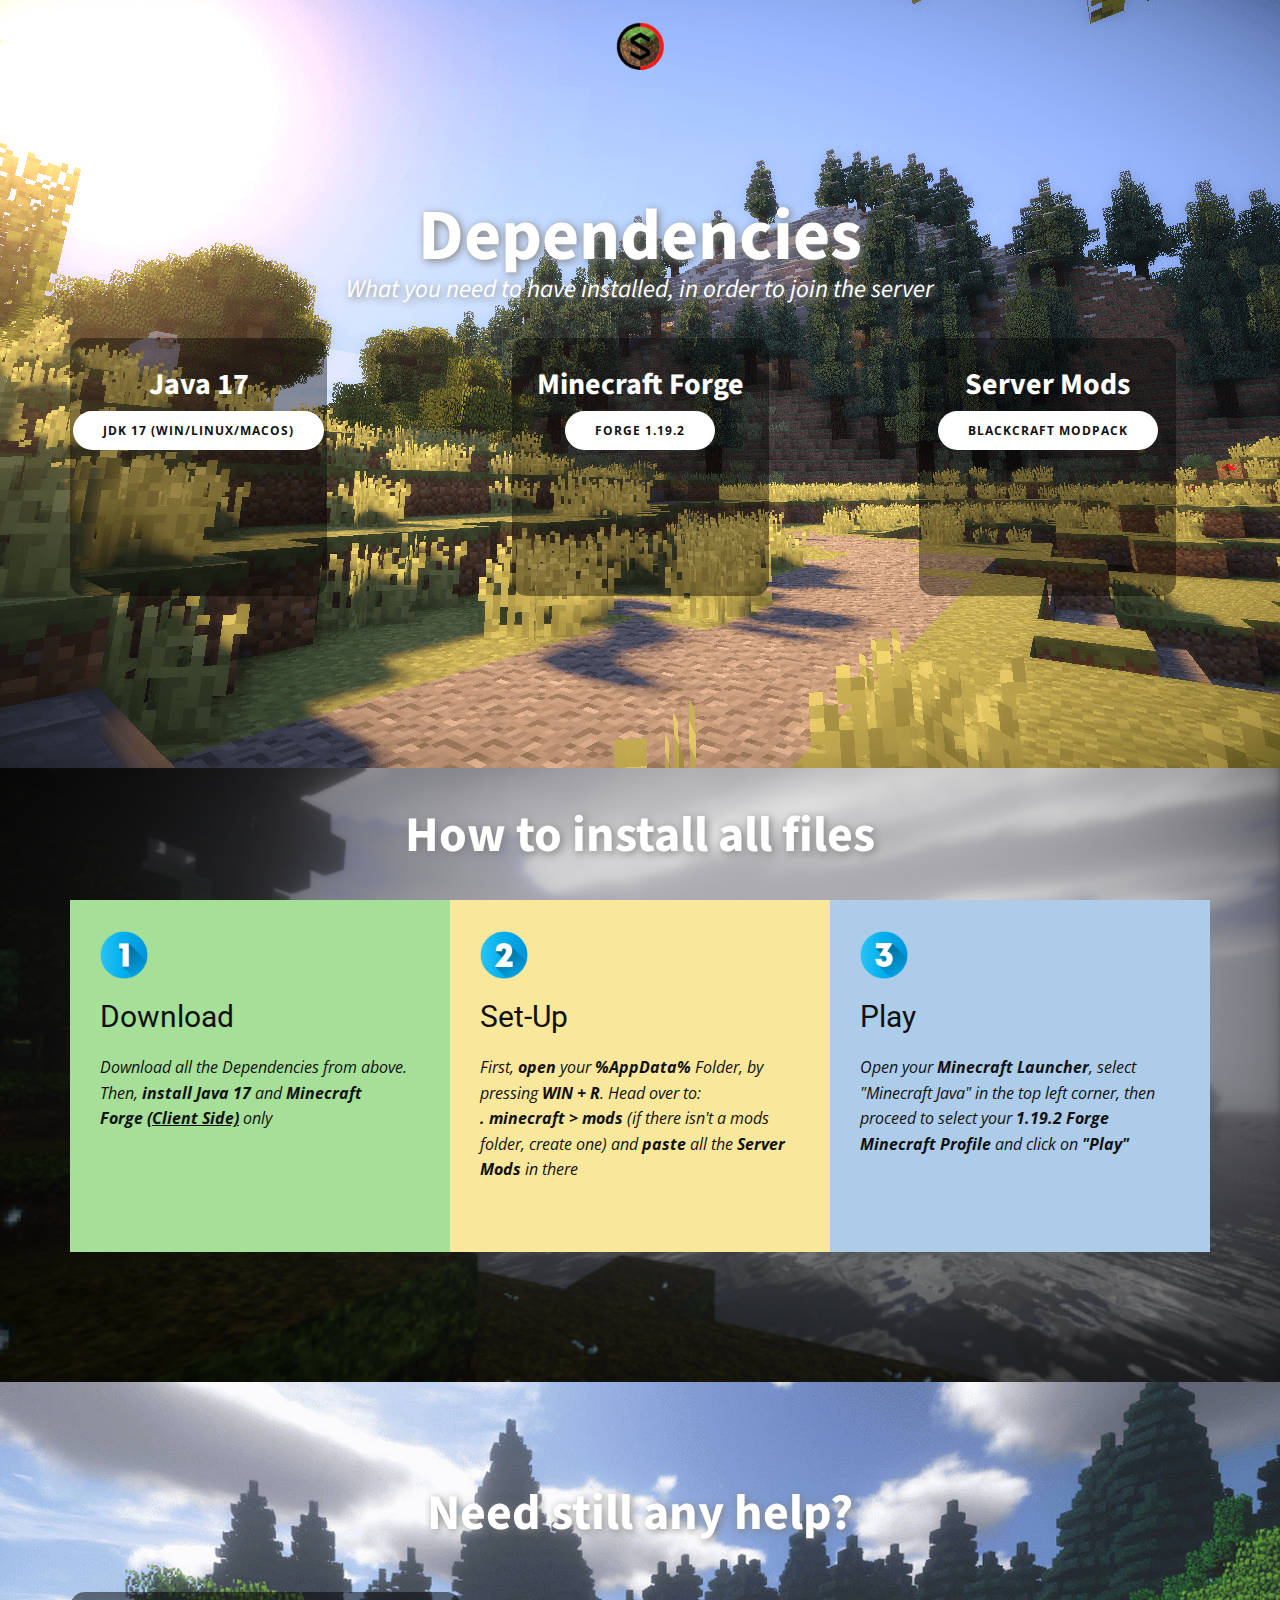
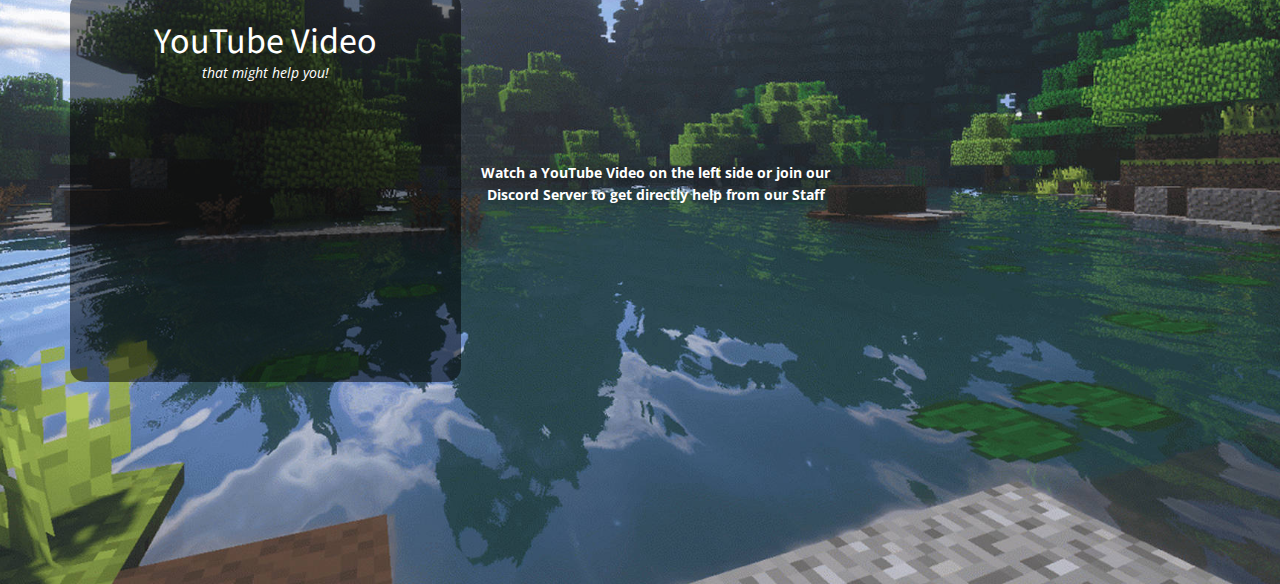
<file: index.html>
<!DOCTYPE html>
<html style="font-size: 16px;" lang="de"><head>
    <meta name="viewport" content="width=device-width, initial-scale=1.0">
    <meta charset="utf-8">
    <meta name="keywords" content="Dependencies, What you need to have installed, in order to join the server, Java 17, Minecraft Forge, Server Mods, How to install all files, Need still any help?, YouTube Video">
    <meta name="description" content="">
    <title>Startseite</title>
    <link rel="stylesheet" href="nicepage.css" media="screen">
<link rel="stylesheet" href="Startseite.css" media="screen">
    <script class="u-script" type="text/javascript" src="jquery.js" defer=""></script>
    <script class="u-script" type="text/javascript" src="nicepage.js" defer=""></script>
    <meta name="generator" content="Nicepage 4.13.4, nicepage.com">
    <link id="u-theme-google-font" rel="stylesheet" href="https://fonts.googleapis.com/css?family=Roboto:100,100i,300,300i,400,400i,500,500i,700,700i,900,900i|Open+Sans:300,300i,400,400i,500,500i,600,600i,700,700i,800,800i">
    <link id="u-page-google-font" rel="stylesheet" href="https://fonts.googleapis.com/css?family=Source+Sans+Pro:200,200i,300,300i,400,400i,600,600i,700,700i,900,900i">
    
    
    
    
    <script type="application/ld+json">{
		"@context": "http://schema.org",
		"@type": "Organization",
		"name": "",
		"logo": "images/image.png"
}</script>
    <meta name="theme-color" content="#478ac9">
    <meta property="og:title" content="Startseite">
    <meta property="og:type" content="website">
  </head>
  <body data-home-page="Startseite.html" data-home-page-title="Startseite" class="u-body u-overlap u-xl-mode"><header class="u-clearfix u-header u-header" id="sec-91b3"><div class="u-clearfix u-sheet u-sheet-1">
        <a href="https://www.youtube.com/watch?v=vNXH6xp4veA" class="u-image u-logo u-image-1" data-image-width="128" data-image-height="128">
          <img src="images/image.png" class="u-logo-image u-logo-image-1">
        </a>
      </div></header>
    <section class="u-clearfix u-image u-section-1" id="sec-c83b" data-image-width="1366" data-image-height="768">
      <div class="u-clearfix u-sheet u-sheet-1">
        <h1 class="u-custom-font u-font-source-sans-pro u-text u-text-body-alt-color u-text-default u-title u-text-1">Dependencies</h1>
        <h2 class="u-custom-font u-font-source-sans-pro u-subtitle u-text u-text-body-alt-color u-text-default u-text-2">What you need to have installed, in order to join the server</h2>
        <div class="u-black u-container-style u-group u-opacity u-opacity-40 u-preserve-proportions u-radius-15 u-shape-round u-group-1">
          <div class="u-container-layout u-valign-top u-container-layout-1">
            <h1 class="u-custom-font u-font-source-sans-pro u-text u-text-default u-title u-text-3">Java 17</h1>
            <a href="https://www.oracle.com/java/technologies/downloads/#java17" class="u-border-none u-btn u-btn-round u-button-style u-hover-palette-2-base u-radius-50 u-white u-btn-1">jdk 17 (win/linux/macos)</a>
          </div>
        </div>
        <div class="u-black u-container-style u-group u-opacity u-opacity-40 u-preserve-proportions u-radius-15 u-shape-round u-group-2">
          <div class="u-container-layout u-valign-top u-container-layout-2">
            <h1 class="u-custom-font u-font-source-sans-pro u-text u-text-default u-title u-text-4">Minecraft Forge</h1>
            <a href="https://maven.minecraftforge.net/net/minecraftforge/forge/1.19.2-43.2.3/forge-1.19.2-43.2.3-installer.jar" class="u-border-none u-btn u-btn-round u-button-style u-hover-palette-2-base u-radius-50 u-white u-btn-2">Forge 1.19.2</a>
          </div>
        </div>
        <div class="u-black u-container-style u-group u-opacity u-opacity-40 u-preserve-proportions u-radius-15 u-shape-round u-group-3">
          <div class="u-container-layout u-valign-top u-container-layout-3">
            <h1 class="u-custom-font u-font-source-sans-pro u-text u-text-default u-title u-text-5">Server Mods</h1>
            <a href="https://workupload.com/file/JM5vRSXZR77" class="u-border-none u-btn u-btn-round u-button-style u-hover-palette-2-base u-radius-50 u-white u-btn-3">blackcraft modpack</a>
          </div>
        </div>
      </div>
    </section>
    <section class="u-clearfix u-image u-section-2" id="sec-a22e" data-image-width="748" data-image-height="397">
      <div class="u-clearfix u-sheet u-sheet-1">
        <h1 class="u-align-center u-custom-font u-font-source-sans-pro u-text u-text-body-alt-color u-text-default u-title u-text-1">How to install all files</h1>
        <div class="u-expanded-width u-list u-list-1">
          <div class="u-repeater u-repeater-1">
            <div class="u-align-left u-container-style u-custom-color-1 u-custom-item u-list-item u-repeater-item u-list-item-1">
              <div class="u-container-layout u-similar-container u-container-layout-1"><span class="u-file-icon u-icon u-icon-1"><img src="images/3840653.png" alt=""></span>
                <h3 class="u-text u-text-default u-text-2">Download</h3>
                <p class="u-text u-text-default u-text-3">Download all the Dependencies from above.&nbsp;<span style="font-style: italic;"></span>
                  <br>Then, <span style="font-weight: 700;">install Java 17</span> and <span style="font-weight: 700;">Minecraft Forge&nbsp;</span>
                  <span style="text-decoration: underline !important; font-weight: 700;">(Client Side)</span> only
                </p>
              </div>
            </div>
            <div class="u-align-left u-container-style u-custom-item u-list-item u-palette-3-light-2 u-repeater-item u-list-item-2">
              <div class="u-container-layout u-similar-container u-container-layout-2"><span class="u-file-icon u-icon u-icon-2"><img src="images/3840738.png" alt=""></span>
                <h3 class="u-text u-text-default u-text-4">Set-Up</h3>
                <p class="u-text u-text-default u-text-5">First, <span style="font-weight: 700;">open</span> your <span style="font-weight: 700;">%AppData%</span> Folder, by pressing <span style="font-weight: 700;">WIN + R</span>. Head over to:&nbsp;<span style="font-weight: 700;">
                    <br>.
                  </span>
                  <span style="font-weight: 700;">minecraft &gt; mods</span> (if there isn't a mods folder, create one) and <span style="font-weight: 700;">paste</span> all the <span style="font-weight: 700;">Server Mods</span> in there
                </p>
              </div>
            </div>
            <div class="u-align-left u-container-style u-custom-item u-list-item u-palette-1-light-2 u-repeater-item u-list-item-3">
              <div class="u-container-layout u-similar-container u-container-layout-3"><span class="u-file-icon u-icon u-icon-3"><img src="images/3840739.png" alt=""></span>
                <h3 class="u-text u-text-default u-text-6">Play</h3>
                <p class="u-text u-text-default u-text-7">Open your <span style="font-weight: 700;">Minecraft Launcher</span>, select "Minecraft Java" in the top left corner, then proceed to select your <span style="font-weight: 700;">1.19.2 Forge Minecraft Profile</span> and click on <span style="font-weight: 700;">"Play"</span>
                </p>
              </div>
            </div>
          </div>
        </div>
      </div>
    </section>
    <section class="u-clearfix u-image u-section-3" id="sec-ec10" data-image-width="1920" data-image-height="1080">
      <div class="u-clearfix u-sheet u-sheet-1">
        <h1 class="u-align-center u-custom-font u-font-source-sans-pro u-text u-text-body-alt-color u-text-default u-title u-text-1">Need still any help?</h1>
        <div class="u-black u-container-style u-group u-opacity u-opacity-50 u-preserve-proportions u-radius-15 u-shape-round u-group-1">
          <div class="u-container-layout u-container-layout-1">
            <h2 class="u-custom-font u-font-source-sans-pro u-subtitle u-text u-text-default u-text-2">YouTube Video</h2>
            <p class="u-small-text u-text u-text-default u-text-variant u-text-3">that might help you!</p>
            <div class="u-expanded-width u-video u-video-contain u-video-1">
              <div class="embed-responsive embed-responsive-1">
                <iframe style="position: absolute;top: 0;left: 0;width: 100%;height: 100%;" class="embed-responsive-item" src="https://www.youtube.com/embed/B9YKnNtFqds?mute=0&amp;showinfo=0&amp;controls=0&amp;start=0" frameborder="0" allowfullscreen=""></iframe>
              </div>
            </div>
          </div>
        </div>
        <div class="u-clearfix u-custom-html u-custom-html-1">
          <iframe src="https://discord.com/widget?id=1102338635552010301&amp;theme=dark" width="350" height="500" allowtransparency="true" frameborder="0" sandbox="allow-popups allow-popups-to-escape-sandbox allow-same-origin allow-scripts"></iframe>
        </div>
        <p class="u-align-center u-small-text u-text u-text-body-alt-color u-text-default u-text-variant u-text-4">
          <span style="font-weight: 700;">Watch a YouTube Video on the left side or join our<br>Discord Server to get directly help from our Staff
          </span>
          <br>
        </p>
      </div>
    </section>
    
 
</body></html>
</file>
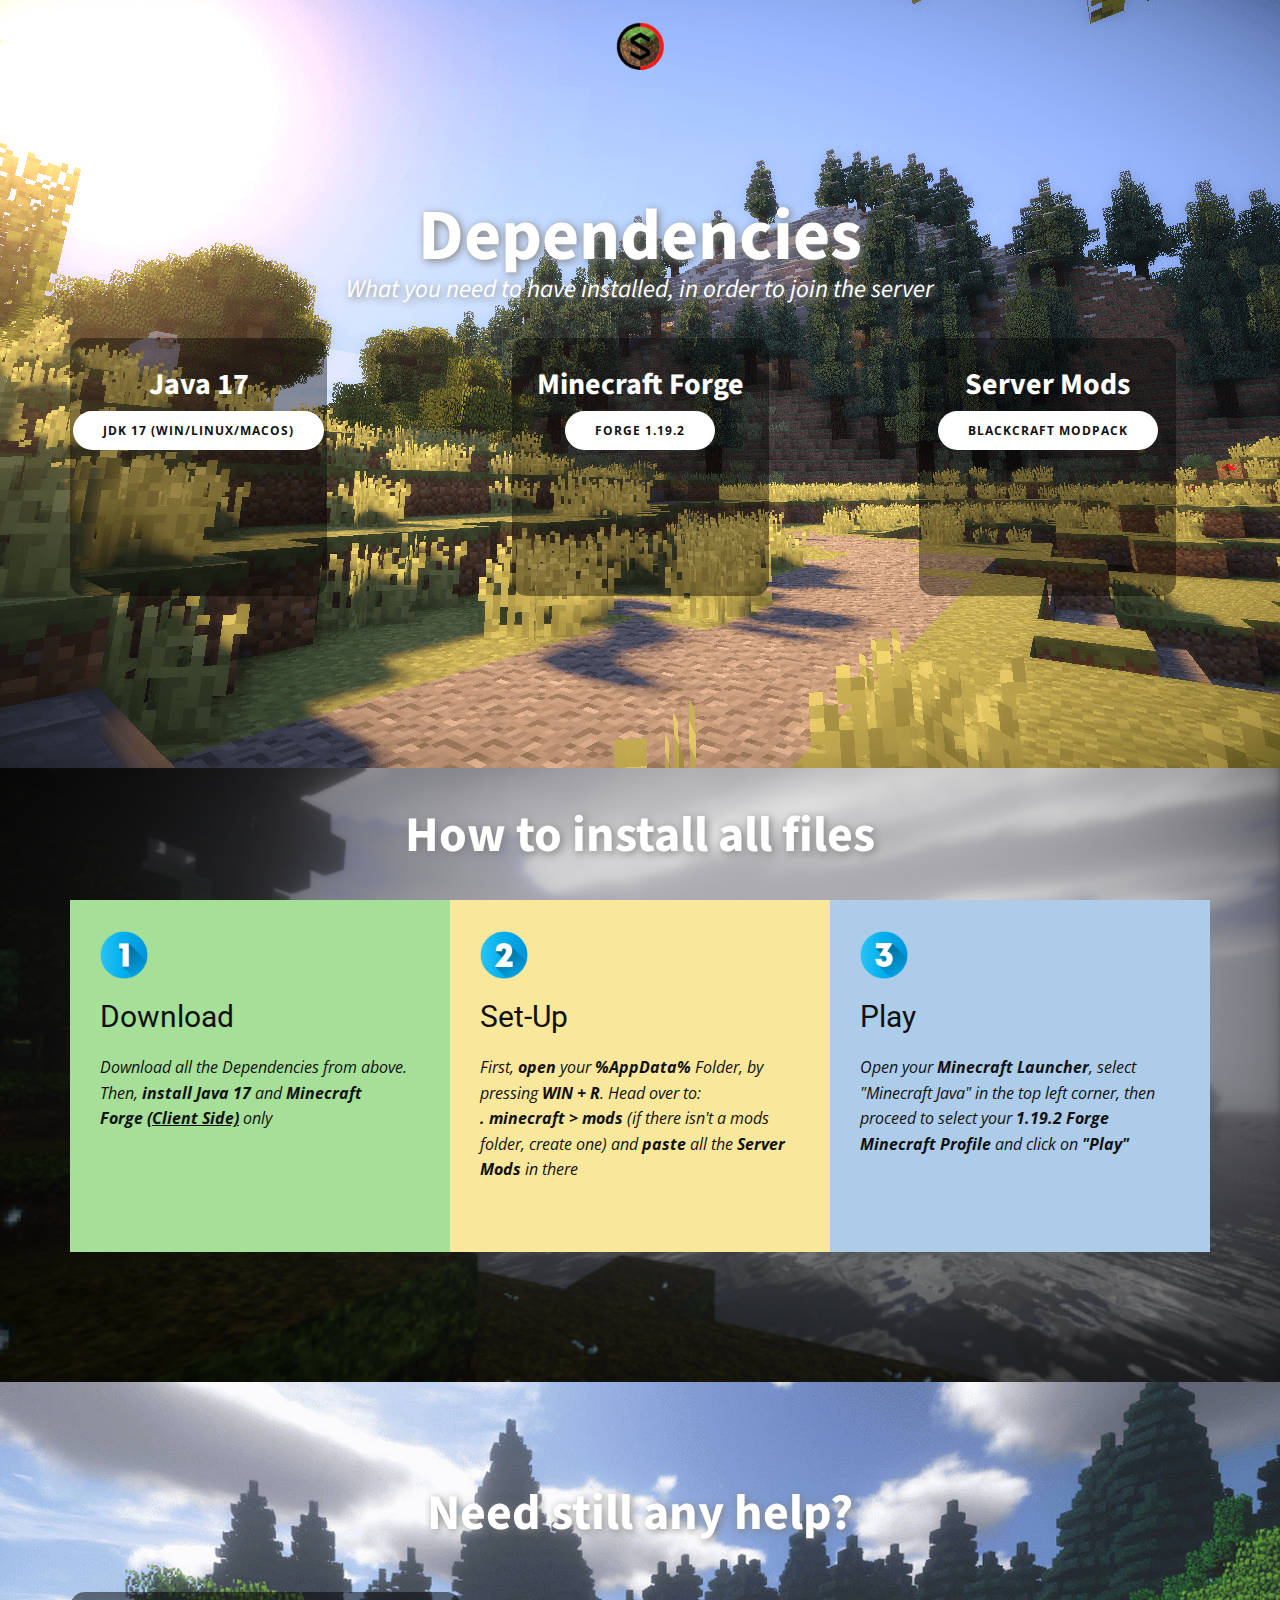
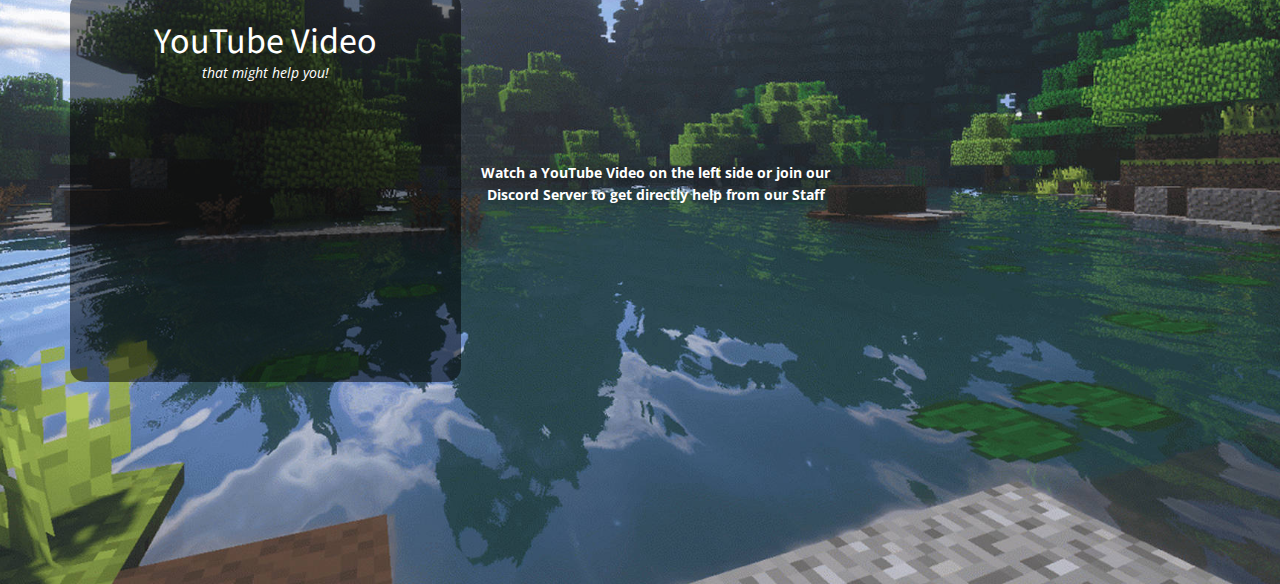
<file: Site10/index.html>
<!DOCTYPE html>
<html style="font-size: 16px;" lang="de"><head>
    <meta name="viewport" content="width=device-width, initial-scale=1.0">
    <meta charset="utf-8">
    <meta name="keywords" content="Dependencies, What you need to have installed, in order to join the server, Java 17, Minecraft Forge, Server Mods, How to install all files, Need still any help?, YouTube Video">
    <meta name="description" content="">
    <title>Startseite</title>
    <link rel="stylesheet" href="nicepage.css" media="screen">
<link rel="stylesheet" href="Startseite.css" media="screen">
    <script class="u-script" type="text/javascript" src="jquery.js" defer=""></script>
    <script class="u-script" type="text/javascript" src="nicepage.js" defer=""></script>
    <meta name="generator" content="Nicepage 4.13.4, nicepage.com">
    <link id="u-theme-google-font" rel="stylesheet" href="https://fonts.googleapis.com/css?family=Roboto:100,100i,300,300i,400,400i,500,500i,700,700i,900,900i|Open+Sans:300,300i,400,400i,500,500i,600,600i,700,700i,800,800i">
    <link id="u-page-google-font" rel="stylesheet" href="https://fonts.googleapis.com/css?family=Source+Sans+Pro:200,200i,300,300i,400,400i,600,600i,700,700i,900,900i">
    
    
    
    
    <script type="application/ld+json">{
		"@context": "http://schema.org",
		"@type": "Organization",
		"name": "",
		"logo": "images/image.png"
}</script>
    <meta name="theme-color" content="#478ac9">
    <meta property="og:title" content="Startseite">
    <meta property="og:type" content="website">
  </head>
  <body data-home-page="Startseite.html" data-home-page-title="Startseite" class="u-body u-overlap u-xl-mode"><header class="u-clearfix u-header u-header" id="sec-91b3"><div class="u-clearfix u-sheet u-sheet-1">
        <a href="https://nicepage.com" class="u-image u-logo u-image-1" data-image-width="128" data-image-height="128">
          <img src="images/image.png" class="u-logo-image u-logo-image-1">
        </a>
      </div></header>
    <section class="u-clearfix u-image u-section-1" id="sec-c83b" data-image-width="1366" data-image-height="768">
      <div class="u-clearfix u-sheet u-sheet-1">
        <h1 class="u-custom-font u-font-source-sans-pro u-text u-text-body-alt-color u-text-default u-title u-text-1">Dependencies</h1>
        <h2 class="u-custom-font u-font-source-sans-pro u-subtitle u-text u-text-body-alt-color u-text-default u-text-2">What you need to have installed, in order to join the server</h2>
        <div class="u-black u-container-style u-group u-opacity u-opacity-40 u-preserve-proportions u-radius-15 u-shape-round u-group-1">
          <div class="u-container-layout u-valign-top u-container-layout-1">
            <h1 class="u-custom-font u-font-source-sans-pro u-text u-text-default u-title u-text-3">Java 17</h1>
            <a href="https://www.oracle.com/java/technologies/downloads/#java17" class="u-border-none u-btn u-btn-round u-button-style u-hover-palette-2-base u-radius-50 u-white u-btn-1">jdk 17 (win/linux/macos)</a>
          </div>
        </div>
        <div class="u-black u-container-style u-group u-opacity u-opacity-40 u-preserve-proportions u-radius-15 u-shape-round u-group-2">
          <div class="u-container-layout u-valign-top u-container-layout-2">
            <h1 class="u-custom-font u-font-source-sans-pro u-text u-text-default u-title u-text-4">Minecraft Forge</h1>
            <a href="https://files.minecraftforge.net/net/minecraftforge/forge/?forums" class="u-border-none u-btn u-btn-round u-button-style u-hover-palette-2-base u-radius-50 u-white u-btn-2">Forge 1.19.2</a>
          </div>
        </div>
        <div class="u-black u-container-style u-group u-opacity u-opacity-40 u-preserve-proportions u-radius-15 u-shape-round u-group-3">
          <div class="u-container-layout u-valign-top u-container-layout-3">
            <h1 class="u-custom-font u-font-source-sans-pro u-text u-text-default u-title u-text-5">Server Mods</h1>
            <a href="https://workupload.com/file/DB5jFjFdC4r" class="u-border-none u-btn u-btn-round u-button-style u-hover-palette-2-base u-radius-50 u-white u-btn-3">blackcraft modpack</a>
          </div>
        </div>
      </div>
    </section>
    <section class="u-clearfix u-image u-section-2" id="sec-a22e" data-image-width="748" data-image-height="397">
      <div class="u-clearfix u-sheet u-sheet-1">
        <h1 class="u-align-center u-custom-font u-font-source-sans-pro u-text u-text-body-alt-color u-text-default u-title u-text-1">How to install all files</h1>
        <div class="u-expanded-width u-list u-list-1">
          <div class="u-repeater u-repeater-1">
            <div class="u-align-left u-container-style u-custom-color-1 u-custom-item u-list-item u-repeater-item u-list-item-1">
              <div class="u-container-layout u-similar-container u-container-layout-1"><span class="u-file-icon u-icon u-icon-1"><img src="images/3840653.png" alt=""></span>
                <h3 class="u-text u-text-default u-text-2">Download</h3>
                <p class="u-text u-text-default u-text-3">Download all the Dependencies from above.&nbsp;<span style="font-style: italic;"></span>
                  <br>Then, <span style="font-weight: 700;">install Java 17</span> and <span style="font-weight: 700;">Minecraft Forge&nbsp;</span>
                  <span style="text-decoration: underline !important; font-weight: 700;">(Client Side)</span> only
                </p>
              </div>
            </div>
            <div class="u-align-left u-container-style u-custom-item u-list-item u-palette-3-light-2 u-repeater-item u-list-item-2">
              <div class="u-container-layout u-similar-container u-container-layout-2"><span class="u-file-icon u-icon u-icon-2"><img src="images/3840738.png" alt=""></span>
                <h3 class="u-text u-text-default u-text-4">Set-Up</h3>
                <p class="u-text u-text-default u-text-5">First, <span style="font-weight: 700;">open</span> your <span style="font-weight: 700;">%AppData%</span> Folder, by pressing <span style="font-weight: 700;">WIN + R</span>. Head over to:&nbsp;<span style="font-weight: 700;">
                    <br>.
                  </span>
                  <span style="font-weight: 700;">minecraft &gt; mods</span> (if there isn't a mods folder, create one) and <span style="font-weight: 700;">paste</span> all the <span style="font-weight: 700;">Server Mods</span> in there
                </p>
              </div>
            </div>
            <div class="u-align-left u-container-style u-custom-item u-list-item u-palette-1-light-2 u-repeater-item u-list-item-3">
              <div class="u-container-layout u-similar-container u-container-layout-3"><span class="u-file-icon u-icon u-icon-3"><img src="images/3840739.png" alt=""></span>
                <h3 class="u-text u-text-default u-text-6">Play</h3>
                <p class="u-text u-text-default u-text-7">Open your <span style="font-weight: 700;">Minecraft Launcher</span>, select "Minecraft Java" in the top left corner, then proceed to select your <span style="font-weight: 700;">1.19.2 Forge Minecraft Profile</span> and click on <span style="font-weight: 700;">"Play"</span>
                </p>
              </div>
            </div>
          </div>
        </div>
      </div>
    </section>
    <section class="u-clearfix u-image u-section-3" id="sec-ec10" data-image-width="1920" data-image-height="1080">
      <div class="u-clearfix u-sheet u-sheet-1">
        <h1 class="u-align-center u-custom-font u-font-source-sans-pro u-text u-text-body-alt-color u-text-default u-title u-text-1">Need still any help?</h1>
        <div class="u-black u-container-style u-group u-opacity u-opacity-50 u-preserve-proportions u-radius-15 u-shape-round u-group-1">
          <div class="u-container-layout u-container-layout-1">
            <h2 class="u-custom-font u-font-source-sans-pro u-subtitle u-text u-text-default u-text-2">YouTube Video</h2>
            <p class="u-small-text u-text u-text-default u-text-variant u-text-3">that might help you!</p>
            <div class="u-expanded-width u-video u-video-contain u-video-1">
              <div class="embed-responsive embed-responsive-1">
                <iframe style="position: absolute;top: 0;left: 0;width: 100%;height: 100%;" class="embed-responsive-item" src="https://www.youtube.com/embed/B9YKnNtFqds?mute=0&amp;showinfo=0&amp;controls=0&amp;start=0" frameborder="0" allowfullscreen=""></iframe>
              </div>
            </div>
          </div>
        </div>
        <div class="u-clearfix u-custom-html u-custom-html-1">
          <iframe src="https://discord.com/widget?id=1102338635552010301&amp;theme=dark" width="350" height="500" allowtransparency="true" frameborder="0" sandbox="allow-popups allow-popups-to-escape-sandbox allow-same-origin allow-scripts"></iframe>
        </div>
        <p class="u-align-center u-small-text u-text u-text-body-alt-color u-text-default u-text-variant u-text-4">
          <span style="font-weight: 700;">Watch a YouTube Video on the left side or join our<br>Discord Server to get directly help from our Staff
          </span>
          <br>
        </p>
      </div>
    </section>
    
 
</body></html>
</file>
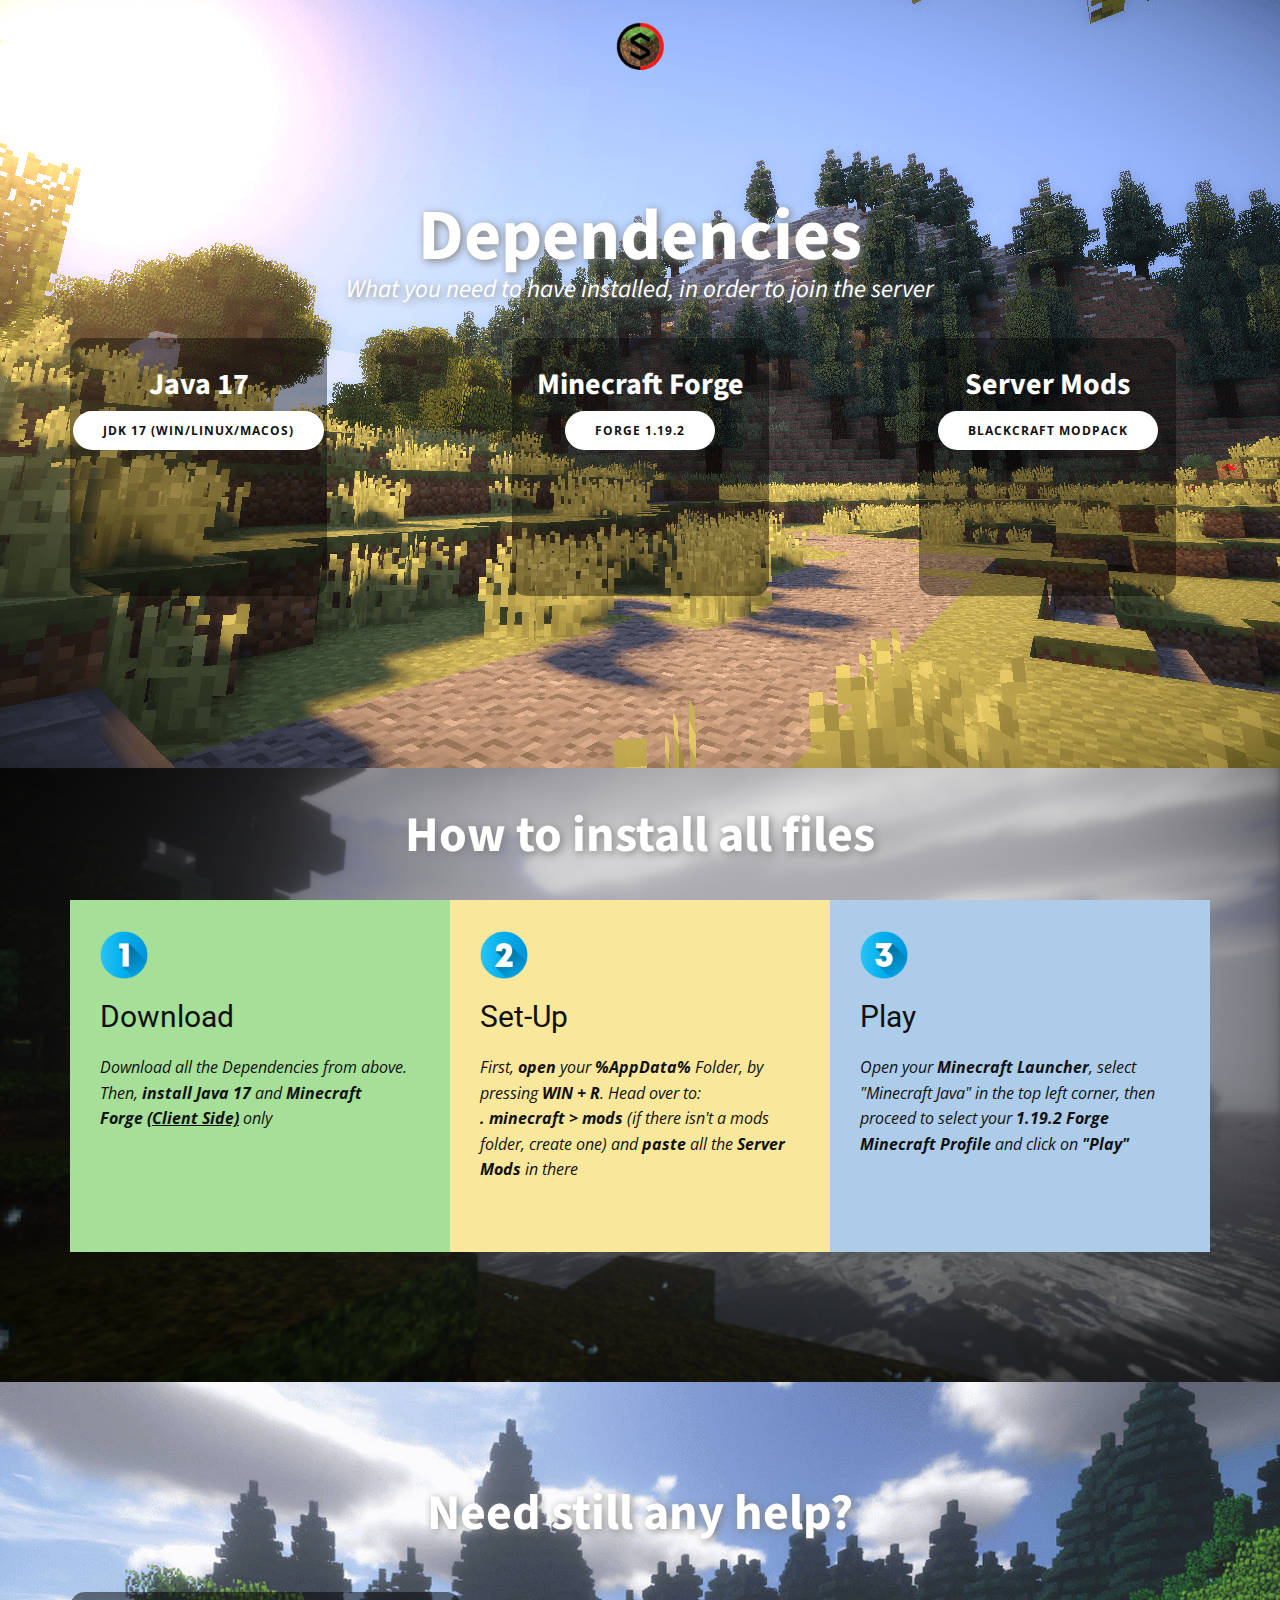
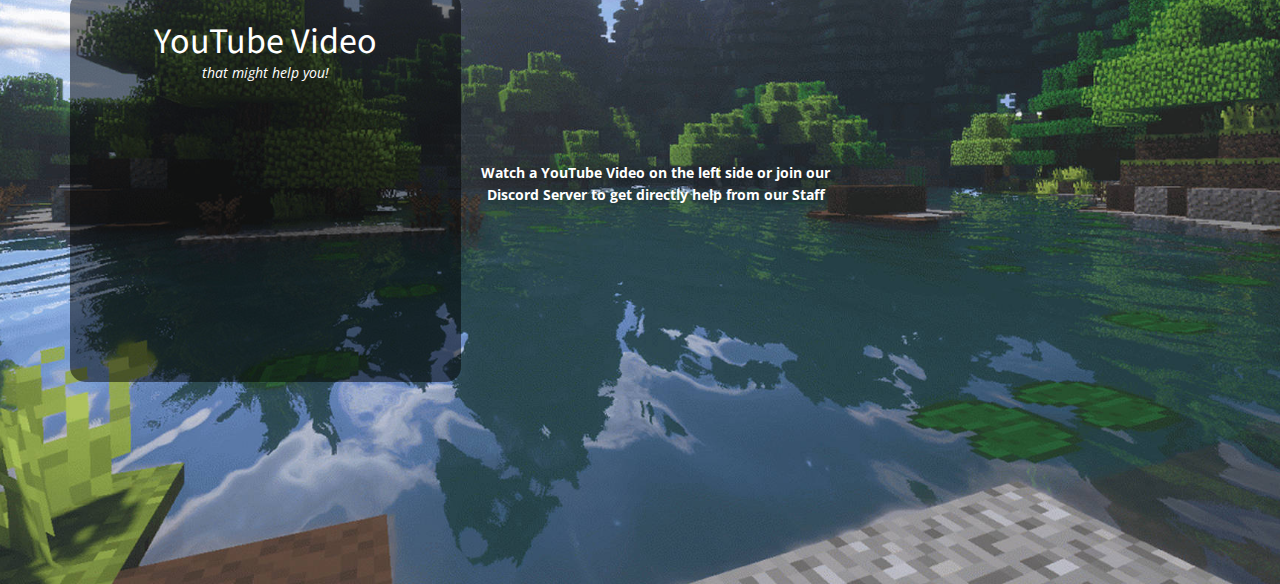
<file: Startseite.html>
<!DOCTYPE html>
<html style="font-size: 16px;" lang="de"><head>
    <meta name="viewport" content="width=device-width, initial-scale=1.0">
    <meta charset="utf-8">
    <meta name="keywords" content="Dependencies, What you need to have installed, in order to join the server, Java 17, Minecraft Forge, Server Mods, How to install all files, Need still any help?, YouTube Video">
    <meta name="description" content="">
    <title>Startseite</title>
    <link rel="stylesheet" href="nicepage.css" media="screen">
<link rel="stylesheet" href="Startseite.css" media="screen">
    <script class="u-script" type="text/javascript" src="jquery.js" defer=""></script>
    <script class="u-script" type="text/javascript" src="nicepage.js" defer=""></script>
    <meta name="generator" content="Nicepage 4.13.4, nicepage.com">
    <link id="u-theme-google-font" rel="stylesheet" href="https://fonts.googleapis.com/css?family=Roboto:100,100i,300,300i,400,400i,500,500i,700,700i,900,900i|Open+Sans:300,300i,400,400i,500,500i,600,600i,700,700i,800,800i">
    <link id="u-page-google-font" rel="stylesheet" href="https://fonts.googleapis.com/css?family=Source+Sans+Pro:200,200i,300,300i,400,400i,600,600i,700,700i,900,900i">
    
    
    
    
    <script type="application/ld+json">{
		"@context": "http://schema.org",
		"@type": "Organization",
		"name": "",
		"logo": "images/image.png"
}</script>
    <meta name="theme-color" content="#478ac9">
    <meta property="og:title" content="Startseite">
    <meta property="og:type" content="website">
  </head>
  <body class="u-body u-overlap u-xl-mode"><header class="u-clearfix u-header u-header" id="sec-91b3"><div class="u-clearfix u-sheet u-sheet-1">
        <a href="https://www.youtube.com/watch?v=vNXH6xp4veA" class="u-image u-logo u-image-1" data-image-width="128" data-image-height="128">
          <img src="images/image.png" class="u-logo-image u-logo-image-1">
        </a>
      </div></header>
    <section class="u-clearfix u-image u-section-1" id="sec-c83b" data-image-width="1366" data-image-height="768">
      <div class="u-clearfix u-sheet u-sheet-1">
        <h1 class="u-custom-font u-font-source-sans-pro u-text u-text-body-alt-color u-text-default u-title u-text-1">Dependencies</h1>
        <h2 class="u-custom-font u-font-source-sans-pro u-subtitle u-text u-text-body-alt-color u-text-default u-text-2">What you need to have installed, in order to join the server</h2>
        <div class="u-black u-container-style u-group u-opacity u-opacity-40 u-preserve-proportions u-radius-15 u-shape-round u-group-1">
          <div class="u-container-layout u-valign-top u-container-layout-1">
            <h1 class="u-custom-font u-font-source-sans-pro u-text u-text-default u-title u-text-3">Java 17</h1>
            <a href="https://www.oracle.com/java/technologies/downloads/#java17" class="u-border-none u-btn u-btn-round u-button-style u-hover-palette-2-base u-radius-50 u-white u-btn-1">jdk 17 (win/linux/macos)</a>
          </div>
        </div>
        <div class="u-black u-container-style u-group u-opacity u-opacity-40 u-preserve-proportions u-radius-15 u-shape-round u-group-2">
          <div class="u-container-layout u-valign-top u-container-layout-2">
            <h1 class="u-custom-font u-font-source-sans-pro u-text u-text-default u-title u-text-4">Minecraft Forge</h1>
            <a href="https://maven.minecraftforge.net/net/minecraftforge/forge/1.19.2-43.2.3/forge-1.19.2-43.2.3-installer.jar" class="u-border-none u-btn u-btn-round u-button-style u-hover-palette-2-base u-radius-50 u-white u-btn-2">Forge 1.19.2</a>
          </div>
        </div>
        <div class="u-black u-container-style u-group u-opacity u-opacity-40 u-preserve-proportions u-radius-15 u-shape-round u-group-3">
          <div class="u-container-layout u-valign-top u-container-layout-3">
            <h1 class="u-custom-font u-font-source-sans-pro u-text u-text-default u-title u-text-5">Server Mods</h1>
            <a href="https://workupload.com/file/JM5vRSXZR77" class="u-border-none u-btn u-btn-round u-button-style u-hover-palette-2-base u-radius-50 u-white u-btn-3">blackcraft modpack</a>
          </div>
        </div>
      </div>
    </section>
    <section class="u-clearfix u-image u-section-2" id="sec-a22e" data-image-width="748" data-image-height="397">
      <div class="u-clearfix u-sheet u-sheet-1">
        <h1 class="u-align-center u-custom-font u-font-source-sans-pro u-text u-text-body-alt-color u-text-default u-title u-text-1">How to install all files</h1>
        <div class="u-expanded-width u-list u-list-1">
          <div class="u-repeater u-repeater-1">
            <div class="u-align-left u-container-style u-custom-color-1 u-custom-item u-list-item u-repeater-item u-list-item-1">
              <div class="u-container-layout u-similar-container u-container-layout-1"><span class="u-file-icon u-icon u-icon-1"><img src="images/3840653.png" alt=""></span>
                <h3 class="u-text u-text-default u-text-2">Download</h3>
                <p class="u-text u-text-default u-text-3">Download all the Dependencies from above.&nbsp;<span style="font-style: italic;"></span>
                  <br>Then, <span style="font-weight: 700;">install Java 17</span> and <span style="font-weight: 700;">Minecraft Forge&nbsp;</span>
                  <span style="text-decoration: underline !important; font-weight: 700;">(Client Side)</span> only
                </p>
              </div>
            </div>
            <div class="u-align-left u-container-style u-custom-item u-list-item u-palette-3-light-2 u-repeater-item u-list-item-2">
              <div class="u-container-layout u-similar-container u-container-layout-2"><span class="u-file-icon u-icon u-icon-2"><img src="images/3840738.png" alt=""></span>
                <h3 class="u-text u-text-default u-text-4">Set-Up</h3>
                <p class="u-text u-text-default u-text-5">First, <span style="font-weight: 700;">open</span> your <span style="font-weight: 700;">%AppData%</span> Folder, by pressing <span style="font-weight: 700;">WIN + R</span>. Head over to:&nbsp;<span style="font-weight: 700;">
                    <br>.
                  </span>
                  <span style="font-weight: 700;">minecraft &gt; mods</span> (if there isn't a mods folder, create one) and <span style="font-weight: 700;">paste</span> all the <span style="font-weight: 700;">Server Mods</span> in there
                </p>
              </div>
            </div>
            <div class="u-align-left u-container-style u-custom-item u-list-item u-palette-1-light-2 u-repeater-item u-list-item-3">
              <div class="u-container-layout u-similar-container u-container-layout-3"><span class="u-file-icon u-icon u-icon-3"><img src="images/3840739.png" alt=""></span>
                <h3 class="u-text u-text-default u-text-6">Play</h3>
                <p class="u-text u-text-default u-text-7">Open your <span style="font-weight: 700;">Minecraft Launcher</span>, select "Minecraft Java" in the top left corner, then proceed to select your <span style="font-weight: 700;">1.19.2 Forge Minecraft Profile</span> and click on <span style="font-weight: 700;">"Play"</span>
                </p>
              </div>
            </div>
          </div>
        </div>
      </div>
    </section>
    <section class="u-clearfix u-image u-section-3" id="sec-ec10" data-image-width="1920" data-image-height="1080">
      <div class="u-clearfix u-sheet u-sheet-1">
        <h1 class="u-align-center u-custom-font u-font-source-sans-pro u-text u-text-body-alt-color u-text-default u-title u-text-1">Need still any help?</h1>
        <div class="u-black u-container-style u-group u-opacity u-opacity-50 u-preserve-proportions u-radius-15 u-shape-round u-group-1">
          <div class="u-container-layout u-container-layout-1">
            <h2 class="u-custom-font u-font-source-sans-pro u-subtitle u-text u-text-default u-text-2">YouTube Video</h2>
            <p class="u-small-text u-text u-text-default u-text-variant u-text-3">that might help you!</p>
            <div class="u-expanded-width u-video u-video-contain u-video-1">
              <div class="embed-responsive embed-responsive-1">
                <iframe style="position: absolute;top: 0;left: 0;width: 100%;height: 100%;" class="embed-responsive-item" src="https://www.youtube.com/embed/B9YKnNtFqds?mute=0&amp;showinfo=0&amp;controls=0&amp;start=0" frameborder="0" allowfullscreen=""></iframe>
              </div>
            </div>
          </div>
        </div>
        <div class="u-clearfix u-custom-html u-custom-html-1">
          <iframe src="https://discord.com/widget?id=1102338635552010301&amp;theme=dark" width="350" height="500" allowtransparency="true" frameborder="0" sandbox="allow-popups allow-popups-to-escape-sandbox allow-same-origin allow-scripts"></iframe>
        </div>
        <p class="u-align-center u-small-text u-text u-text-body-alt-color u-text-default u-text-variant u-text-4">
          <span style="font-weight: 700;">Watch a YouTube Video on the left side or join our<br>Discord Server to get directly help from our Staff
          </span>
          <br>
        </p>
      </div>
    </section>
    
   
    </section>
  
</body></html>
</file>
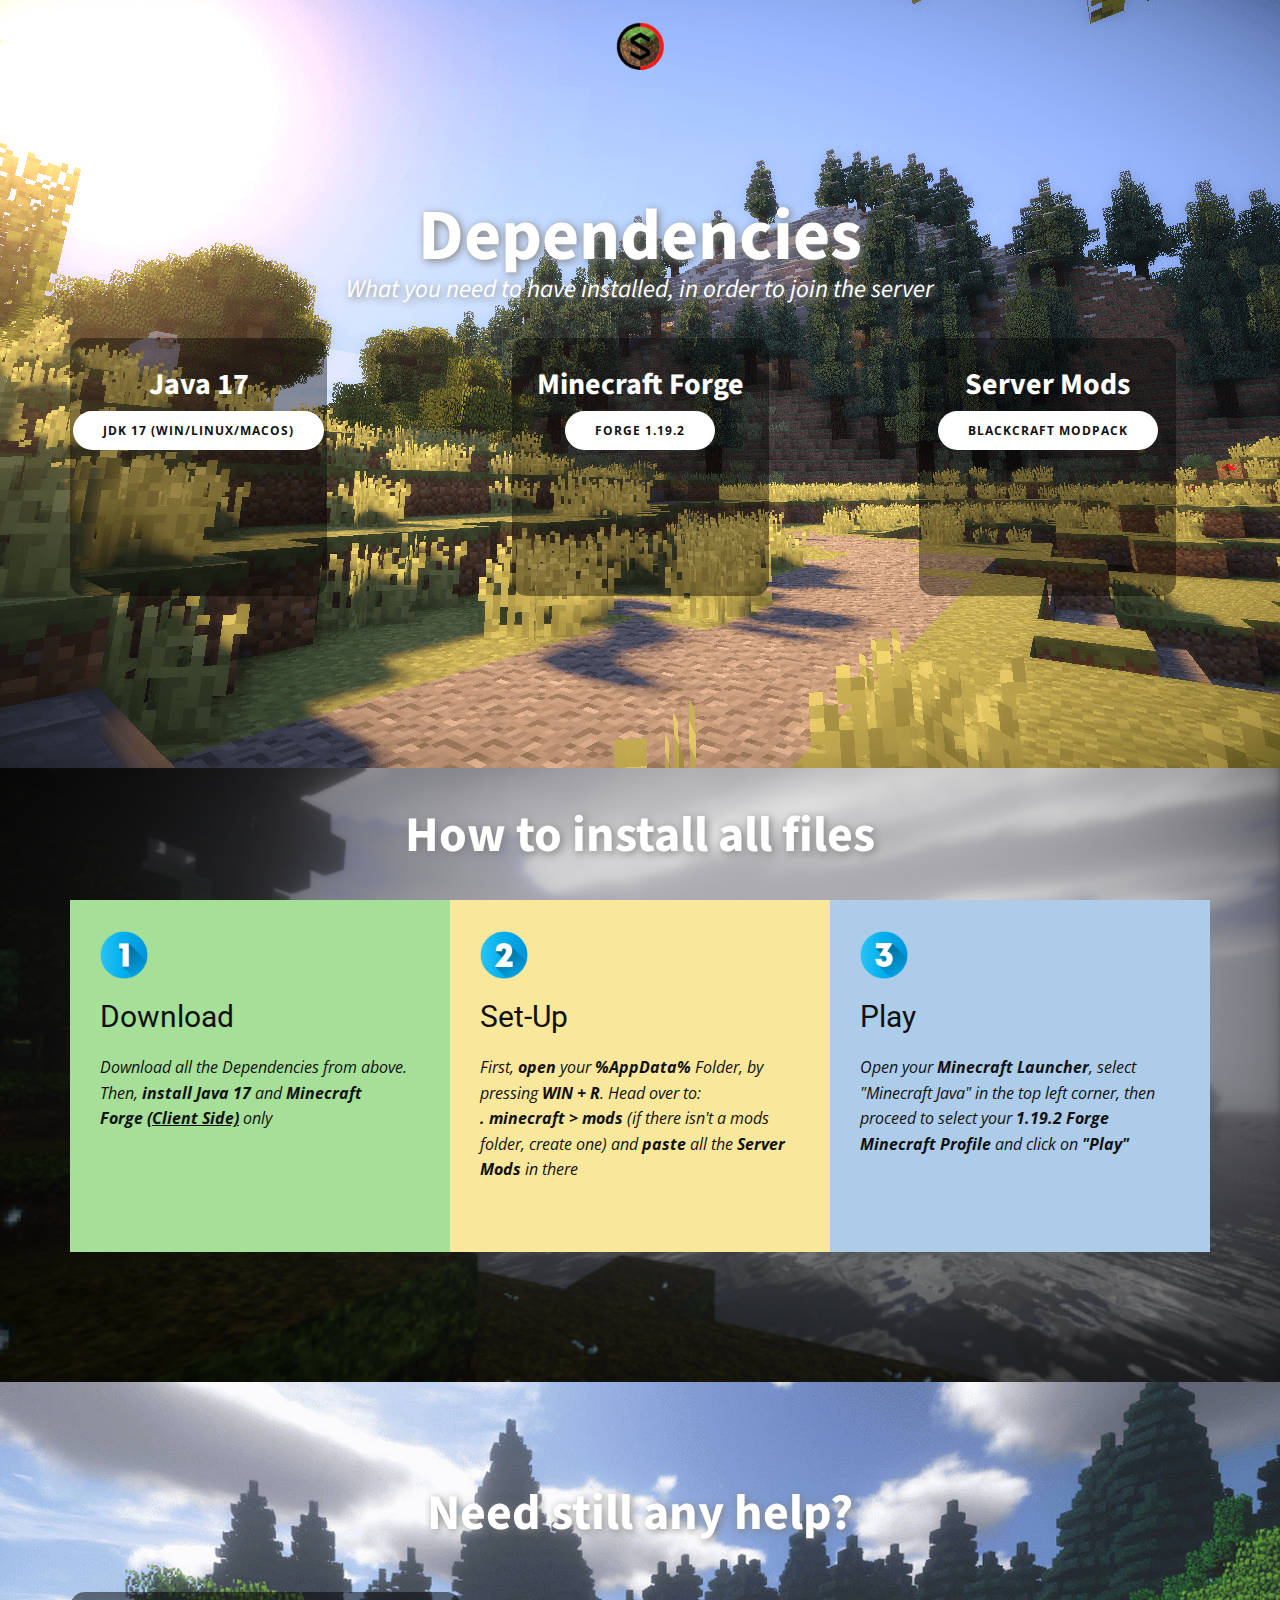
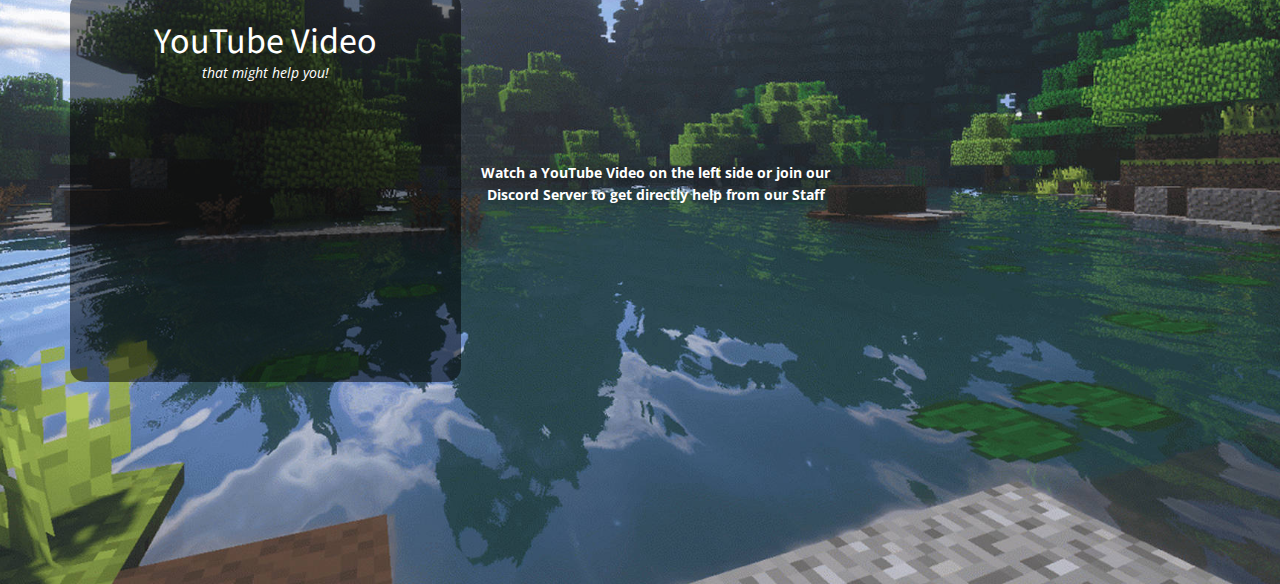
<file: Site10/Startseite.html>
<!DOCTYPE html>
<html style="font-size: 16px;" lang="de"><head>
    <meta name="viewport" content="width=device-width, initial-scale=1.0">
    <meta charset="utf-8">
    <meta name="keywords" content="Dependencies, What you need to have installed, in order to join the server, Java 17, Minecraft Forge, Server Mods, How to install all files, Need still any help?, YouTube Video">
    <meta name="description" content="">
    <title>Startseite</title>
    <link rel="stylesheet" href="nicepage.css" media="screen">
<link rel="stylesheet" href="Startseite.css" media="screen">
    <script class="u-script" type="text/javascript" src="jquery.js" defer=""></script>
    <script class="u-script" type="text/javascript" src="nicepage.js" defer=""></script>
    <meta name="generator" content="Nicepage 4.13.4, nicepage.com">
    <link id="u-theme-google-font" rel="stylesheet" href="https://fonts.googleapis.com/css?family=Roboto:100,100i,300,300i,400,400i,500,500i,700,700i,900,900i|Open+Sans:300,300i,400,400i,500,500i,600,600i,700,700i,800,800i">
    <link id="u-page-google-font" rel="stylesheet" href="https://fonts.googleapis.com/css?family=Source+Sans+Pro:200,200i,300,300i,400,400i,600,600i,700,700i,900,900i">
    
    
    
    
    <script type="application/ld+json">{
		"@context": "http://schema.org",
		"@type": "Organization",
		"name": "",
		"logo": "images/image.png"
}</script>
    <meta name="theme-color" content="#478ac9">
    <meta property="og:title" content="Startseite">
    <meta property="og:type" content="website">
  </head>
  <body class="u-body u-overlap u-xl-mode"><header class="u-clearfix u-header u-header" id="sec-91b3"><div class="u-clearfix u-sheet u-sheet-1">
        <a href="https://nicepage.com" class="u-image u-logo u-image-1" data-image-width="128" data-image-height="128">
          <img src="images/image.png" class="u-logo-image u-logo-image-1">
        </a>
      </div></header>
    <section class="u-clearfix u-image u-section-1" id="sec-c83b" data-image-width="1366" data-image-height="768">
      <div class="u-clearfix u-sheet u-sheet-1">
        <h1 class="u-custom-font u-font-source-sans-pro u-text u-text-body-alt-color u-text-default u-title u-text-1">Dependencies</h1>
        <h2 class="u-custom-font u-font-source-sans-pro u-subtitle u-text u-text-body-alt-color u-text-default u-text-2">What you need to have installed, in order to join the server</h2>
        <div class="u-black u-container-style u-group u-opacity u-opacity-40 u-preserve-proportions u-radius-15 u-shape-round u-group-1">
          <div class="u-container-layout u-valign-top u-container-layout-1">
            <h1 class="u-custom-font u-font-source-sans-pro u-text u-text-default u-title u-text-3">Java 17</h1>
            <a href="https://www.oracle.com/java/technologies/downloads/#java17" class="u-border-none u-btn u-btn-round u-button-style u-hover-palette-2-base u-radius-50 u-white u-btn-1">jdk 17 (win/linux/macos)</a>
          </div>
        </div>
        <div class="u-black u-container-style u-group u-opacity u-opacity-40 u-preserve-proportions u-radius-15 u-shape-round u-group-2">
          <div class="u-container-layout u-valign-top u-container-layout-2">
            <h1 class="u-custom-font u-font-source-sans-pro u-text u-text-default u-title u-text-4">Minecraft Forge</h1>
            <a href="https://files.minecraftforge.net/net/minecraftforge/forge/?forums" class="u-border-none u-btn u-btn-round u-button-style u-hover-palette-2-base u-radius-50 u-white u-btn-2">Forge 1.19.2</a>
          </div>
        </div>
        <div class="u-black u-container-style u-group u-opacity u-opacity-40 u-preserve-proportions u-radius-15 u-shape-round u-group-3">
          <div class="u-container-layout u-valign-top u-container-layout-3">
            <h1 class="u-custom-font u-font-source-sans-pro u-text u-text-default u-title u-text-5">Server Mods</h1>
            <a href="https://workupload.com/file/DB5jFjFdC4r" class="u-border-none u-btn u-btn-round u-button-style u-hover-palette-2-base u-radius-50 u-white u-btn-3">blackcraft modpack</a>
          </div>
        </div>
      </div>
    </section>
    <section class="u-clearfix u-image u-section-2" id="sec-a22e" data-image-width="748" data-image-height="397">
      <div class="u-clearfix u-sheet u-sheet-1">
        <h1 class="u-align-center u-custom-font u-font-source-sans-pro u-text u-text-body-alt-color u-text-default u-title u-text-1">How to install all files</h1>
        <div class="u-expanded-width u-list u-list-1">
          <div class="u-repeater u-repeater-1">
            <div class="u-align-left u-container-style u-custom-color-1 u-custom-item u-list-item u-repeater-item u-list-item-1">
              <div class="u-container-layout u-similar-container u-container-layout-1"><span class="u-file-icon u-icon u-icon-1"><img src="images/3840653.png" alt=""></span>
                <h3 class="u-text u-text-default u-text-2">Download</h3>
                <p class="u-text u-text-default u-text-3">Download all the Dependencies from above.&nbsp;<span style="font-style: italic;"></span>
                  <br>Then, <span style="font-weight: 700;">install Java 17</span> and <span style="font-weight: 700;">Minecraft Forge&nbsp;</span>
                  <span style="text-decoration: underline !important; font-weight: 700;">(Client Side)</span> only
                </p>
              </div>
            </div>
            <div class="u-align-left u-container-style u-custom-item u-list-item u-palette-3-light-2 u-repeater-item u-list-item-2">
              <div class="u-container-layout u-similar-container u-container-layout-2"><span class="u-file-icon u-icon u-icon-2"><img src="images/3840738.png" alt=""></span>
                <h3 class="u-text u-text-default u-text-4">Set-Up</h3>
                <p class="u-text u-text-default u-text-5">First, <span style="font-weight: 700;">open</span> your <span style="font-weight: 700;">%AppData%</span> Folder, by pressing <span style="font-weight: 700;">WIN + R</span>. Head over to:&nbsp;<span style="font-weight: 700;">
                    <br>.
                  </span>
                  <span style="font-weight: 700;">minecraft &gt; mods</span> (if there isn't a mods folder, create one) and <span style="font-weight: 700;">paste</span> all the <span style="font-weight: 700;">Server Mods</span> in there
                </p>
              </div>
            </div>
            <div class="u-align-left u-container-style u-custom-item u-list-item u-palette-1-light-2 u-repeater-item u-list-item-3">
              <div class="u-container-layout u-similar-container u-container-layout-3"><span class="u-file-icon u-icon u-icon-3"><img src="images/3840739.png" alt=""></span>
                <h3 class="u-text u-text-default u-text-6">Play</h3>
                <p class="u-text u-text-default u-text-7">Open your <span style="font-weight: 700;">Minecraft Launcher</span>, select "Minecraft Java" in the top left corner, then proceed to select your <span style="font-weight: 700;">1.19.2 Forge Minecraft Profile</span> and click on <span style="font-weight: 700;">"Play"</span>
                </p>
              </div>
            </div>
          </div>
        </div>
      </div>
    </section>
    <section class="u-clearfix u-image u-section-3" id="sec-ec10" data-image-width="1920" data-image-height="1080">
      <div class="u-clearfix u-sheet u-sheet-1">
        <h1 class="u-align-center u-custom-font u-font-source-sans-pro u-text u-text-body-alt-color u-text-default u-title u-text-1">Need still any help?</h1>
        <div class="u-black u-container-style u-group u-opacity u-opacity-50 u-preserve-proportions u-radius-15 u-shape-round u-group-1">
          <div class="u-container-layout u-container-layout-1">
            <h2 class="u-custom-font u-font-source-sans-pro u-subtitle u-text u-text-default u-text-2">YouTube Video</h2>
            <p class="u-small-text u-text u-text-default u-text-variant u-text-3">that might help you!</p>
            <div class="u-expanded-width u-video u-video-contain u-video-1">
              <div class="embed-responsive embed-responsive-1">
                <iframe style="position: absolute;top: 0;left: 0;width: 100%;height: 100%;" class="embed-responsive-item" src="https://www.youtube.com/embed/B9YKnNtFqds?mute=0&amp;showinfo=0&amp;controls=0&amp;start=0" frameborder="0" allowfullscreen=""></iframe>
              </div>
            </div>
          </div>
        </div>
        <div class="u-clearfix u-custom-html u-custom-html-1">
          <iframe src="https://discord.com/widget?id=1102338635552010301&amp;theme=dark" width="350" height="500" allowtransparency="true" frameborder="0" sandbox="allow-popups allow-popups-to-escape-sandbox allow-same-origin allow-scripts"></iframe>
        </div>
        <p class="u-align-center u-small-text u-text u-text-body-alt-color u-text-default u-text-variant u-text-4">
          <span style="font-weight: 700;">Watch a YouTube Video on the left side or join our<br>Discord Server to get directly help from our Staff
          </span>
          <br>
        </p>
      </div>
    </section>
    
   
    </section>
  
</body></html>
</file>
